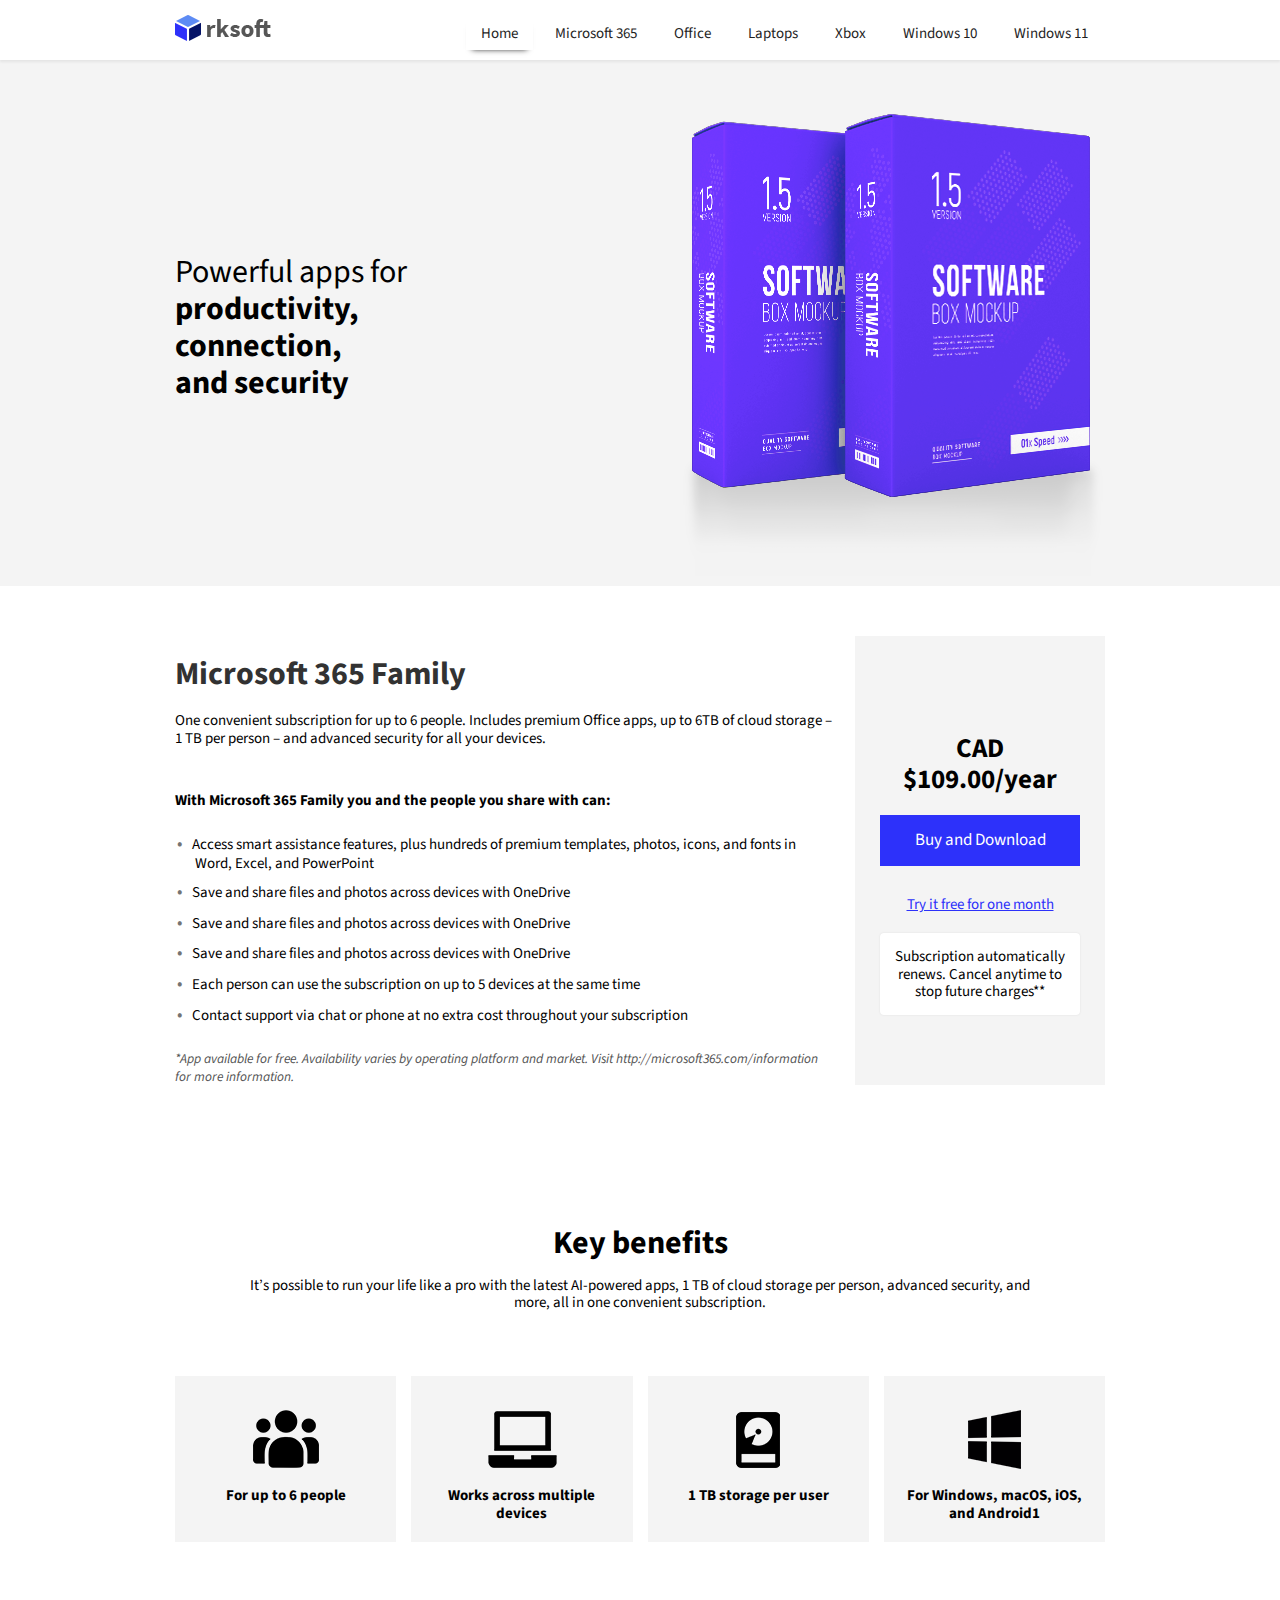
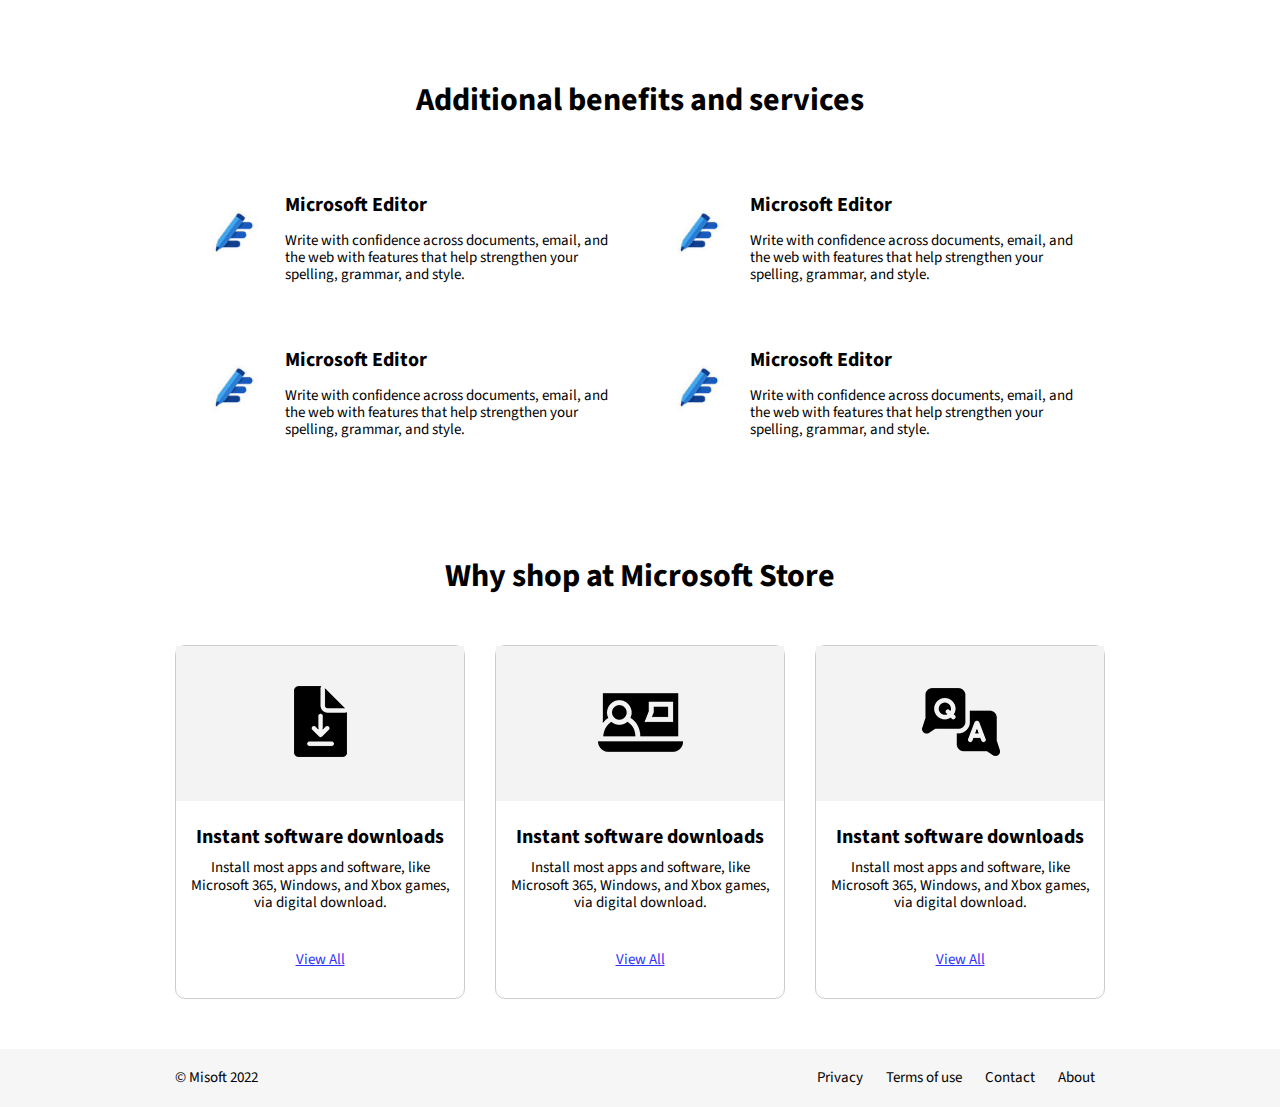
<file: index.html>
<!-- developed by 
Rakesh Kumar - 8786950 -->

<!DOCTYPE html>
<html lang="en">
<head>
	<meta charset="utf-8">
	<meta name="viewport" content="width=device-width, initial-scale=1">
	<title>Typography</title>
	<link rel="stylesheet" type="text/css" href="css/page.css">
</head>

<body>


	<header>
		<div class="container hd-container">
			<div class="logo-block">
				<img alt="logo" src="img/logo.png">
			</div>
			<nav id="mySidebar" class="right-menu sidebar width-sidebar">
				<ul>
					<li class="nav-item"><a href="javacript:void(0)" class="closebtn" onclick="closeNav()">X</a></li>
					<li class="nav-item"><a href="index.html">Home</a></li>
					<li class="nav-item"><a href="#">Microsoft 365</a></li>
					<li class="nav-item"><a href="#">Office</a></li>
					<li class="nav-item"><a href="laptops.html">Laptops</a></li>
					<li class="nav-item"><a href="xbox.html">Xbox</a></li>
					<li class="nav-item"><a href="windows10.html">Windows 10</a></li>
					<li class="nav-item"><a href="#">Windows 11</a></li>
				</ul>
			</nav>
			<div id="main">
				<button class="openbtn" onclick="openNav()"><img src="icons/menu.png" alt="menu button" width="30"></button>
			</div>
		</div>
	</header>

	<section class="banner">
		<div class="container">
			<div class="lf-txt">
				<h2>Powerful apps for <strong>productivity,</strong><strong>connection,</strong> <strong>and
						security</strong>
				</h2>
			</div>
			<div class="rgt-book"><img alt="Powerfull App" src="img/book.png"></div>
		</div>
	</section>


	<main class="main-section">
		<div class="container">


			<div class="sec-block">

				<div class="sc-lf-block">
					<h2 class="title">Microsoft 365 Family</h2>
					<p>One convenient subscription for up to 6 people. Includes premium Office apps, up to 6TB of cloud
						storage –
						1 TB per person – and advanced security for all your devices.</p>
					<strong>With Microsoft 365 Family you and the people you share with can:</strong>
					<ul>
						<li>Access smart assistance features, plus hundreds of premium templates, photos, icons, and
							fonts in Word,
							Excel, and PowerPoint</li>
						<li>Save and share files and photos across devices with OneDrive</li>
						<li>Save and share files and photos across devices with OneDrive</li>
						<li>Save and share files and photos across devices with OneDrive</li>
						<li>Each person can use the subscription on up to 5 devices at the same time</li>
						<li>Contact support via chat or phone at no extra cost throughout your subscription</li>

					</ul>
					<i>*App available for free. Availability varies by operating platform and market. Visit
						http://microsoft365.com/information for more information.</i>
				</div>
				<aside class="sc-right-block">
					<strong>CAD $109.00/year</strong>
					<a class="dn-btn" href="cart.html">Buy and Download</a>
					<a class="nm-link" href="#">Try it free for one month</a>
					<span class="note-info">Subscription automatically renews. Cancel anytime to stop future
						charges**</span>

				</aside>
			</div>




			<div class="third-block">
				<div class="hd-bar">
					<h2>Key benefits</h2>
					<p>It’s possible to run your life like a pro with the latest AI-powered apps, 1 TB of cloud storage
						per
						person, advanced security, and <br>more, all in one convenient subscription.</p>
				</div>


				<div class="ky-benifits">

					<div class="gr-card">
						<div class="gr-img"><img alt="6 People" src="img/icon-1.png"></div>
						<strong>For up to 6 people</strong>
					</div>

					<div class="gr-card">
						<div class="gr-img"><img alt="Devices" src="img/icon-2.png"></div>
						<strong>Works across multiple devices</strong>
					</div>

					<div class="gr-card">
						<div class="gr-img"><img alt="Storage" src="img/icon-3.png"></div>
						<strong>1 TB storage per user</strong>
					</div>

					<div class="gr-card">
						<div class="gr-img"><img alt="OS" src="img/icon-4.png"></div>
						<strong>For Windows, macOS, iOS, and Android1</strong>
					</div>

				</div>


			</div>



			<div class="fourth-block">
				<div class="hd-bar">
					<h2>Additional benefits and services</h2>
				</div>

				<div class="ser-block">
					<div class="card">
						<div class="imageblock">
							<img alt="Microsoft Editor" src="img/pencil.jpg">
						</div>
						<div class="cd-txt">
							<h3>Microsoft Editor</h3>
							<p>Write with confidence across documents, email, and the web with features that help
								strengthen your
								spelling, grammar, and style.</p>
						</div>
					</div>

					<div class="card">
						<div class="imageblock">
							<img alt="Microsoft Editor" src="img/pencil.jpg">
						</div>
						<div class="cd-txt">
							<h3>Microsoft Editor</h3>
							<p>Write with confidence across documents, email, and the web with features that help
								strengthen your
								spelling, grammar, and style.</p>
						</div>
					</div>


					<div class="card">
						<div class="imageblock">
							<img alt="Microsoft Editor" src="img/pencil.jpg">
						</div>
						<div class="cd-txt">
							<h3>Microsoft Editor</h3>
							<p>Write with confidence across documents, email, and the web with features that help
								strengthen your
								spelling, grammar, and style.</p>
						</div>
					</div>


					<div class="card">
						<div class="imageblock">
							<img alt="Microsoft Editor" src="img/pencil.jpg">
						</div>
						<div class="cd-txt">
							<h3>Microsoft Editor</h3>
							<p>Write with confidence across documents, email, and the web with features that help
								strengthen your
								spelling, grammar, and style.</p>
						</div>
					</div>
				</div>

			</div>

			<div class="fifith-block">
				<div class="hd-bar">
					<h2>Why shop at Microsoft Store</h2>
				</div>

				<div class="str-block">

					<div class="border-card">
						<div class="br-img"><img alt="Downloads" src="img/download.png"></div>
						<h3>Instant software downloads</h3>
						<p>Install most apps and software, like Microsoft 365, Windows, and Xbox games, via digital
							download.</p>
						<a href="#">View All</a>
					</div>

					<div class="border-card">
						<div class="br-img"><img alt="virtual" src="img/virtual.png"></div>
						<h3>Instant software downloads</h3>
						<p>Install most apps and software, like Microsoft 365, Windows, and Xbox games, via digital
							download.</p>
						<a href="#">View All</a>
					</div>


					<div class="border-card">
						<div class="br-img"><img alt="Qa" src="img/qa.png"></div>
						<h3>Instant software downloads</h3>
						<p>Install most apps and software, like Microsoft 365, Windows, and Xbox games, via digital
							download.</p>
						<a href="#">View All</a>
					</div>

				</div>
			</div>


		</div>
	</main>


	<footer>
		<div class="container">
			<div class="footer-block">
				<div class="left-footer"><span>© Misoft 2022</span></div>
				<div class="right-footer">
					<a href="#">Privacy</a>
					<a href="#">Terms of use</a>
					<a href="#">Contact</a>
					<a href="#">About</a>
				</div>
			</div>
		</div>

	</footer>

	<!-- scripts -->
	<script src="js/navActive.js"></script>
	<script src="js/navResponsive.js"></script>
</body>

</html>
</file>
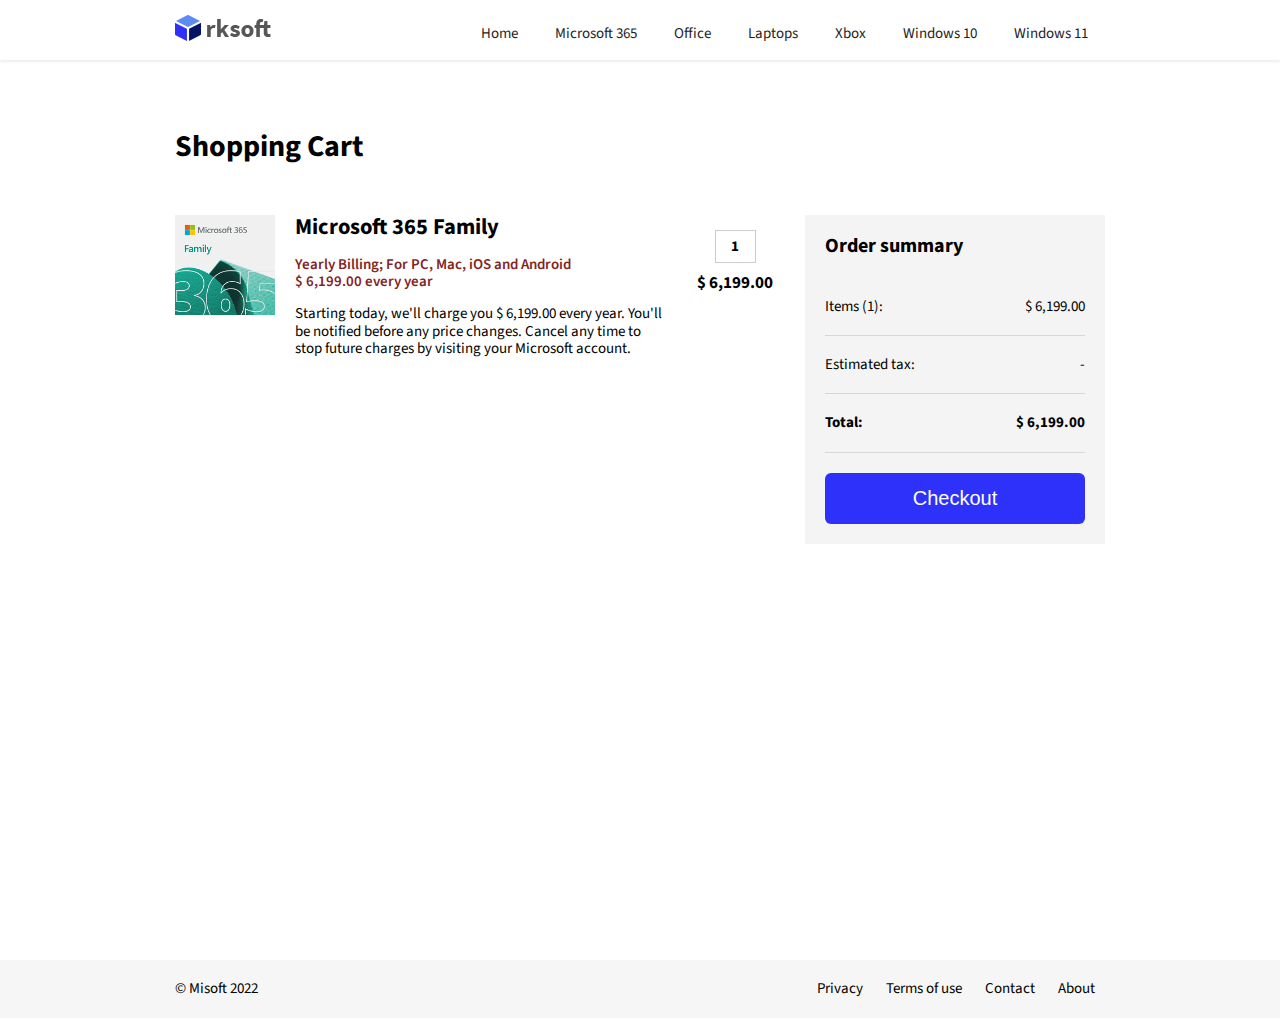
<file: cart.html>
<!-- developed by 
Rakesh Kumar - 8786950 -->
<!DOCTYPE html>
<html lang="en">
<head>
	<meta charset="utf-8">
	<meta name="viewport" content="width=device-width, initial-scale=1">
	<title>Typography</title>
	<link rel="stylesheet" type="text/css" href="css/page.css">
</head>

<body>


	<header>
		<div class="container hd-container">
			<div class="logo-block">
				<img alt="logo" src="img/logo.png">
			</div>
			<nav id="mySidebar" class="right-menu sidebar width-sidebar">
				<ul>
					<li class="nav-item"><a href="javacript:void(0)" class="closebtn" onclick="closeNav()">X</a></li>
					<li class="nav-item"><a href="index.html">Home</a></li>
					<li class="nav-item"><a href="#">Microsoft 365</a></li>
					<li class="nav-item"><a href="#">Office</a></li>
					<li class="nav-item"><a href="laptops.html">Laptops</a></li>
					<li class="nav-item"><a href="xbox.html">Xbox</a></li>
					<li class="nav-item"><a href="windows10.html">Windows 10</a></li>
					<li class="nav-item"><a href="#">Windows 11</a></li>
				</ul>

			</nav>
			<div id="main">
				<button class="openbtn" onclick="openNav()"><img src="icons/menu.png" alt="menu button" width="30"></button>
			</div>
		</div>
	</header>



	<main class="main-section" style="height: 100vh;">

		<div class="container">

			<h1 class="page-heading">Shopping Cart</h1>
			<div class="pro-container">
				<div class="product-block">
					<div class="pr-image">
						<img alt="Microsoft 365 Family" src="img/pr.png" style="max-width: 100%;">
					</div>
					<div class="pr-info">
						<h2>Microsoft 365 Family</h2>
						<p class="note">Yearly Billing; For PC, Mac, iOS and Android <br>$ 6,199.00  every year
						</p>
						<span>Starting today, we'll charge you $ 6,199.00  every year. You'll be notified
							before any price
							changes. Cancel any time to stop future charges by visiting your Microsoft account. </span>
					</div>
					<div class="pr-price">
						<span>1</span>
						<strong>$ 6,199.00</strong>
					</div>
				</div>

				<aside>
					<div class="smry-block">
						<h2>Order summary</h2>
						<div class="itemlist">
							<span>Items (1):</span>
							<span>$ 6,199.00</span>
						</div>
						<div class="itemlist">
							<span>Estimated tax:</span>
							<span>-</span>
						</div>

						<div class="itemlist">
							<strong>Total:</strong>
							<strong>$ 6,199.00 </strong>
						</div>

						<button>Checkout</button>

					</div>
				</aside>

			</div>

		</div>


	</main>


	<footer>
		<div class="container">
			<div class="footer-block">
				<div class="left-footer"><span>© Misoft 2022</span></div>
				<div class="right-footer">
					<a href="">Privacy</a>
					<a href="">Terms of use</a>
					<a href="">Contact</a>
					<a href="">About</a>
				</div>
			</div>
		</div>

	</footer>

	<!-- scripts -->
	<script src="js/navActive.js"></script>
	<script src="js/navResponsive.js"></script>

</body>

</html>
</file>
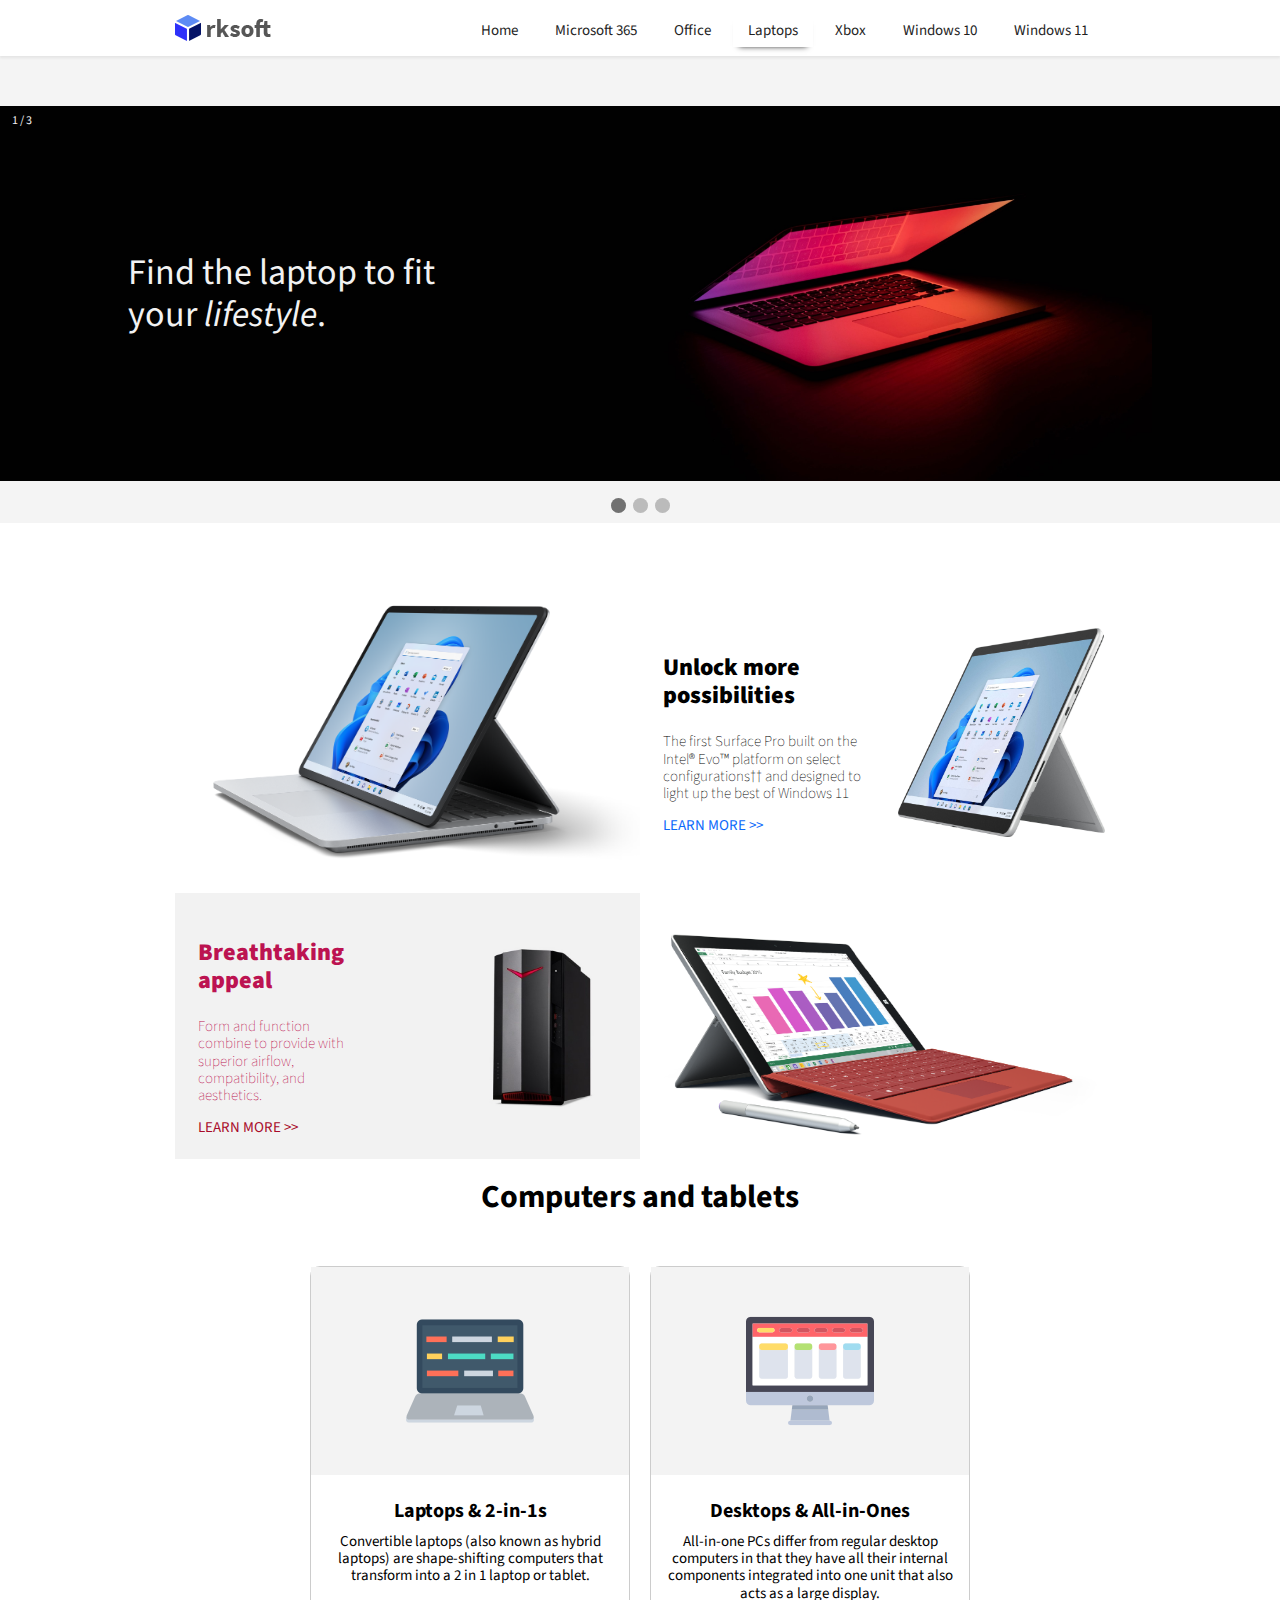
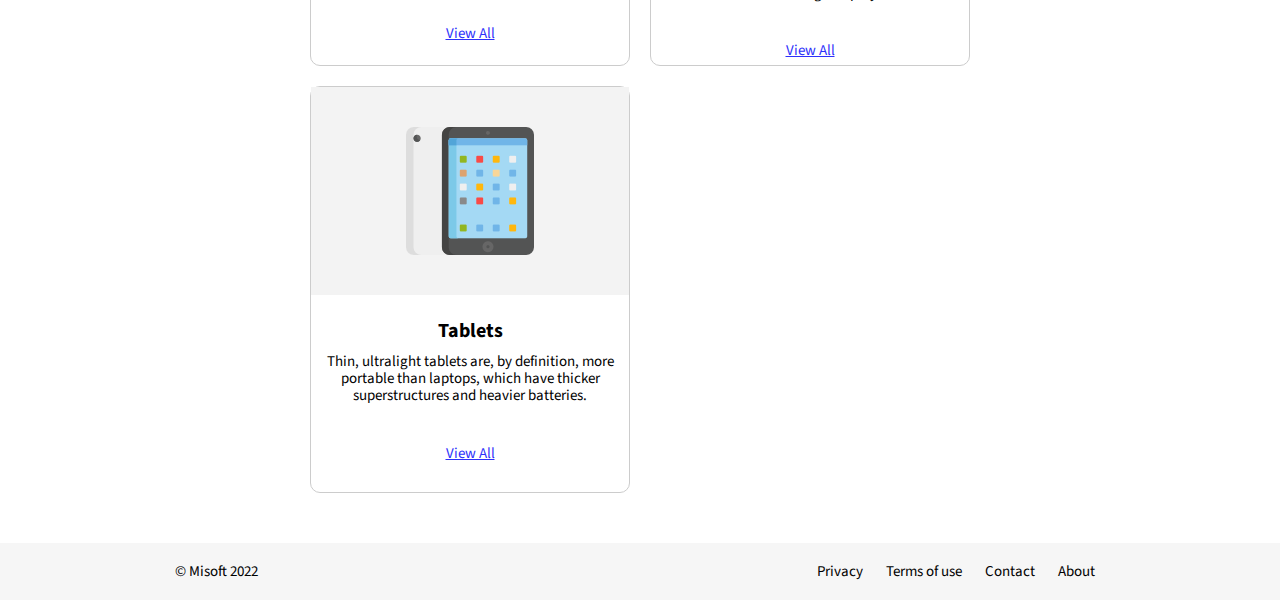
<file: laptops.html>
<!DOCTYPE html>
<html lang="en">
<head>
  <meta charset="utf-8">
  <title>Typography</title>
  <!-- Prevent smartphones from scaling pages down -->
  <meta name="viewport" content="width=device-width, initial-scale=1">
  <meta name="Keywords" content="laptops, xbox, software, office" />
  <meta name="Description" content="Software and hardware website" />
  <!-- Normalize.css makes browsers render all elements more consistently and in line with modern standards. -->
  <link rel="stylesheet" type="text/css" href="css/normalize.css">
  <link rel="stylesheet" type="text/css" href="css/page.css">
  <link rel="stylesheet" type="text/css" href="css/laptops.css">
  <link rel="stylesheet" type="text/css" href="css/laptops-carousel.css">
  <link rel="stylesheet" type="text/css" href="css/laptops-gallery.css">
  <!--[if lt IE 9]>
    <script src="http://html5shim.googlecode.com/svn/trunk/html5.js"></script>
  <![endif]-->
</head>

<body>


  <header>
    <div class="container hd-container">
      <div class="logo-block">
        <img alt="logo" src="img/logo.png">
      </div>
      <nav id="mySidebar" class="right-menu sidebar width-sidebar">
        <ul>
         <li class="nav-item"><a href="javacript:void(0)" class="closebtn" onclick="closeNav()">X</a></li>
         <li class="nav-item"><a href="index.html">Home</a></li>
         <li class="nav-item"><a href="#">Microsoft 365</a></li>
         <li class="nav-item"><a href="#">Office</a></li>
         <li class="nav-item"><a href="laptops.html">Laptops</a></li>
         <li class="nav-item"><a href="xbox.html">Xbox</a></li>
         <li class="nav-item"><a href="windows10.html">Windows 10</a></li>
         <li class="nav-item"><a href="#">Windows 11</a></li>
        </ul>
      </nav>
      <div id="main">
        <button class="openbtn" onclick="openNav()"><img src="icons/menu.png" alt="menu button" width="30"></button>
      </div>
    </div>
  </header>

  <section class="banner">
    <div class="slideshow-container">

      <div class="mySlides carousel-1-color">
        <div class="numbertext">1 / 3</div>
        <div class="carousel-grid-container">
          <div class="carousel-grid-item-1">
            <p class="heading-size">Find the laptop to fit your <i>lifestyle</i>.
            </p>
          </div>
          <div class="rgt-book">
            <picture>
              <source media="(max-width: 481px)" srcset="
img/laptops/carousel1/joshua-reddekopp-GkFQEOubrCo-unsplash_zuo9fw_c_scale,w_2040_cropped_mobile.jpg 1389w">
              <source media="(max-width: 960px)" srcset="
img/laptops/carousel1/joshua-reddekopp-GkFQEOubrCo-unsplash_zuo9fw_c_scale,w_2040.jpg 1389w">
              <img srcset="
img/laptops/carousel1/joshua-reddekopp-GkFQEOubrCo-unsplash_zuo9fw_c_scale,w_2040.jpg 2040w"
                src="img/laptops/carousel1/joshua-reddekopp-GkFQEOubrCo-unsplash_zuo9fw_c_scale,w_2040.jpg" alt="">
            </picture>
          </div>
        </div>
      </div>

      <div class="mySlides carousel-2-color">
        <div class="numbertext">2 / 3</div>
        <div class="carousel-grid-container">
          <div class="carousel-grid-item-1">
            <p class="heading-size">Strong <i>statement</i>, tiny <i>footprint</i>
            </p>
          </div>
          <div class="rgt-book">
            <picture>
              <source media="(max-width: 481px)" srcset="
img/laptops/carousel2/laptop-cat_images_hoc7oo_c_scale,w_2040_cropped_mobile.jpg">
              <source media="(max-width: 960px)" srcset="
img/laptops/carousel2/laptop-cat_images_hoc7oo_c_scale,w_2040_cropped_mobile.jpg">
              <img srcset="
img/laptops/carousel2/laptop-cat_images_hoc7oo_c_scale,w_2040.jpg"
                src="img/laptops/carousel2/laptop-cat_images_hoc7oo_c_scale,w_2040.jpg" alt="">
            </picture>
          </div>
        </div>
      </div>

      <div class="mySlides carousel-3-color">
        <div class="numbertext">3 / 3</div>
        <div class="carousel-grid-container">
          <div class="carousel-grid-item-1">
            <p class="heading-size">Designed to <i>impress</i> & <i>perform</i>
            </p>
          </div>
          <div class="rgt-book">
            <picture>
              <source media="(max-width: 481px)"
                srcset="img/laptops/carousel3/joshua-reddekopp-SyYmXSDnJ54-unsplash_qo6tdq_c_scale,w_2040_cropped_mobile.jpg">
              <source media="(max-width: 960px)"
                srcset="img/laptops/carousel3/joshua-reddekopp-SyYmXSDnJ54-unsplash_qo6tdq_c_scale,w_2040_cropped_mobile.jpg">
              <img srcset="img/laptops/carousel3/joshua-reddekopp-SyYmXSDnJ54-unsplash_qo6tdq_c_scale,w_2040.jpg"
                src="img/laptops/carousel3/joshua-reddekopp-SyYmXSDnJ54-unsplash_qo6tdq_c_scale,w_2040.jpg" alt="">
            </picture>
          </div>
        </div>
      </div>

      <br>
      <div style="text-align:center">
        <span class="dot"></span>
        <span class="dot"></span>
        <span class="dot"></span>
      </div>
    </div>
  </section>


  <main class="main-section">

    <div class="container">

      <!-- Photo Grid -->
      <div class="myGallery">

        <div class="item item1">
          <picture>
            <source media="(min-width: 768px)" srcset="img/laptops/gallery/RE4OXzi.png">
            <source media="(min-width: 0px)" srcset="img/laptops/gallery/RE4OXzi_cropped_mobile.png">
            <img src="img/laptops/gallery/RE4OXzi.png" />
          </picture>
          <span class="caption">
            <p class="item-heading">The most powerful Pro</p>
            <p class="item-text">Surface Pro 8 combines the power of a laptop with the flexibility of a tablet, and
              every angle in between, with the iconic Kickstand and larger 13" touchscreen.</p>
            <a href="#" class="item1-link">SEE IT IN ACTION >></a>
          </span>
        </div>
        <div class="item item2">
          <div class="item2-text">
            <p class="item-heading">Unlock more possibilities
            </p>
            <p class="item-text">The first Surface Pro built on the Intel® Evo™ platform on select configurations†† and
              designed to light up the best of Windows 11</p>
            <a href="#" class="item2-link">LEARN MORE >></a>
          </div>
          <div class="overflow-hidden item2-img-container">
            <picture>
              <img
                src="img/laptops/gallery/microsoft_surface_pro_8_13_pixelsense_touchscreen_tablet_-_platinum_-_1tejar_3.jpg" />
            </picture>
          </div>
        </div>
        <div class="item item3">
          <picture>
            <source media="(min-width: 768px)" srcset="img/laptops/gallery/surface_cropped_desktop.png">
            <img src="img/laptops/gallery/surface_cropped_mobile.png" />
          </picture>
          <span class="caption">
            <p class="item-heading">The ultimate creative studio.</p>
            <p class="item-text">Let your ideas flow with brilliant color, blazing graphics, faster processors,
              intuitive tools, and a stunning display</p>
            <a href="#" class="item3-link">LEARN MORE >></a>
          </span>
        </div>

        <div class="item item4">
          <div class="item4-text">
            <p class="item-heading">Breathtaking appeal
            </p>
            <p class="item-text">Form and function combine to provide with
              superior airflow, compatibility, and aesthetics.</p>
            <a href="#" class="item4-link">LEARN MORE >></a>
          </div>
          <div class="overflow-hidden item4-img-container">
            <picture>
              <source media="(min-width: 768px)" srcset="img/laptops/gallery/RWOOxp.jpg">
              <img src="img/laptops/gallery/RWOOxp_cropped_mobile.jpg" />
            </picture>
          </div>
        </div>
      </div>


      <div class="fifith-block">
        <div class="hd-bar">
          <h2>Computers and tablets</h2>
        </div>

        <div class="my-str-block">

          <div class="border-card">
            <div class="br-img"><img alt="Downloads" src="img/laptops/fifth-block/laptop.png"></div>
            <h3>Laptops & 2-in-1s</h3>
            <p>Convertible laptops (also known as hybrid laptops) are shape-shifting computers that transform into a 2
              in 1 laptop or tablet.</p>
            <a href="#">View All</a>
          </div>

          <div class="border-card">
            <div class="br-img"><img alt="virtual" src="img/laptops/fifth-block/monitor.png"></div>
            <h3>Desktops & All-in-Ones</h3>
            <p>All-in-one PCs differ from regular desktop computers in that they have all their internal components
              integrated into one unit that also acts as a large display.</p>
            <a href="#">View All</a>
          </div>


          <div class="border-card">
            <div class="br-img"><img alt="Qa" src="img/laptops/fifth-block/ipad.png"></div>
            <h3>Tablets</h3>
            <p>Thin, ultralight tablets are, by definition, more portable than laptops, which have thicker
              superstructures and heavier batteries.</p>
            <a href="#">View All</a>
          </div>

        </div>
      </div>


    </div>
  </main>


  <footer>
    <div class="container">
      <div class="footer-block">
        <div class="left-footer"><span>© Misoft 2022</span></div>
        <div class="right-footer">
          <a href="#">Privacy</a>
          <a href="#">Terms of use</a>
          <a href="#">Contact</a>
          <a href="#">About</a>
        </div>
      </div>
    </div>

  </footer>

  <!-- scripts -->
  <script src="js/navActive.js"></script>
  <script src="js/carouselSlideshow.js"></script>
  <script src="js/navResponsive.js"></script>
</body>

</html>
</file>
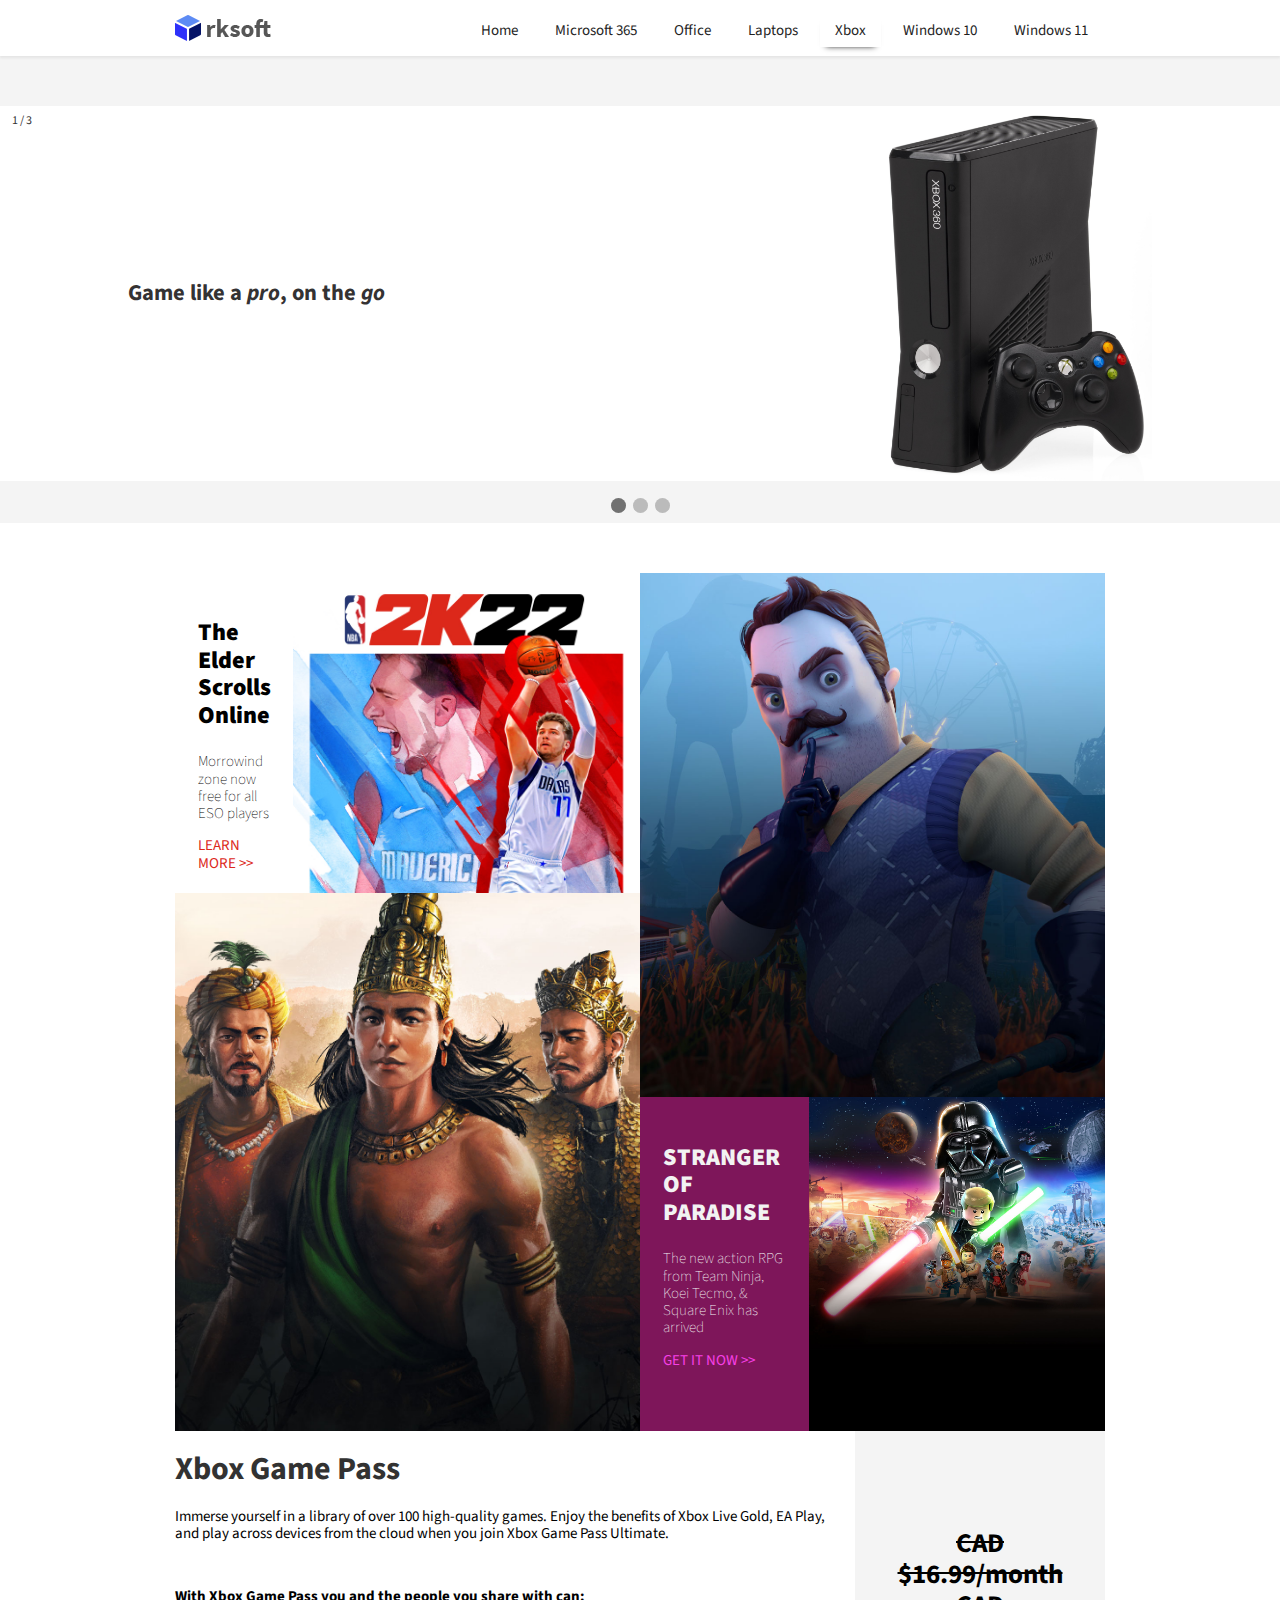
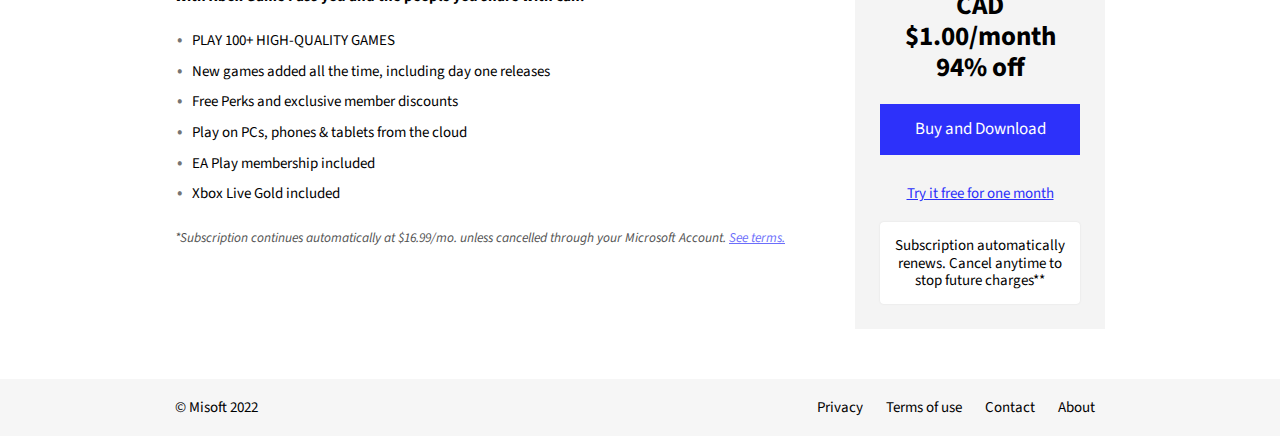
<file: xbox.html>
<!DOCTYPE html>
<html lang="en">
<head>
  <meta charset="utf-8">
  <title>Typography</title>
  <!-- Prevent smartphones from scaling pages down -->
  <meta name="viewport" content="width=device-width, initial-scale=1">
  <meta name="Keywords" content="laptops, xbox, software, office" />
  <meta name="Description" content="Software and hardware website" />
  <!-- Normalize.css makes browsers render all elements more consistently and in line with modern standards. -->
  <link rel="stylesheet" type="text/css" href="css/normalize.css">
  <link rel="stylesheet" type="text/css" href="css/page.css">
  <link rel="stylesheet" type="text/css" href="css/xbox.css">
  <link rel="stylesheet" type="text/css" href="css/xbox-carousel.css">
  <link rel="stylesheet" type="text/css" href="css/xbox-gallery.css">
  <!--[if lt IE 9]>
    <script src="http://html5shim.googlecode.com/svn/trunk/html5.js"></script>
  <![endif]-->
</head>

<body>


  <header>
    <div class="container hd-container">
      <div class="logo-block">
        <img alt="logo" src="img/logo.png">
      </div>
      <nav id="mySidebar" class="right-menu sidebar width-sidebar">
        <ul>
          <li class="nav-item"><a href="javacript:void(0)" class="closebtn" onclick="closeNav()">X</a></li>
          <li class="nav-item"><a href="index.html">Home</a></li>
          <li class="nav-item"><a href="#">Microsoft 365</a></li>
          <li class="nav-item"><a href="#">Office</a></li>
          <li class="nav-item"><a href="laptops.html">Laptops</a></li>
          <li class="nav-item"><a href="xbox.html">Xbox</a></li>
          <li class="nav-item"><a href="windows10.html">Windows 10</a></li>
          <li class="nav-item"><a href="#">Windows 11</a></li>
        </ul>
      </nav>
      <div id="main">
        <button class="openbtn" onclick="openNav()"><img src="icons/menu.png" alt="menu button" width="30"></button>
      </div>
    </div>
  </header>

  <section class="banner">
    <div class="slideshow-container">

      <div class="mySlides carousel-1-color">
        <div class="numbertext">1 / 3</div>
        <div class="carousel-grid-container">
          <div class="carousel-grid-item-1">
            <h2>Game like a <i>pro</i>, on the <i>go</i>
            </h2>
          </div>
          <div class="carousel-grid-item-2 rgt-book">
            <picture>
              <img src="img/xbox/carousel1/Wallpaper_for_Laptop_Background_70_images_m68lhm_c_scale,w_2040.jpg" alt="">
            </picture>
          </div>
        </div>
      </div>

      <div class="mySlides carousel-2-color">
        <div class="numbertext">2 / 3</div>
        <div class="carousel-grid-container">
          <div class="carousel-grid-item-1">
            <h2>Engage in a virtual space that appears <i>realistic</i>
            </h2>
          </div>
          <div class="rgt-book carousel-grid-item-2">
            <picture>
              <img src="img/xbox/carousel2/oculus-model_z1umx3_c_scale,w_1600.jpg" alt="">
            </picture>
          </div>
        </div>
      </div>

      <div class="mySlides carousel-3-color">
        <div class="numbertext">3 / 3</div>
        <div class="carousel-grid-container">
          <div class="carousel-grid-item-1">
            <h2>Rule the gaming world
            </h2>
          </div>
          <div class="rgt-book carousel-grid-item-2">
            <picture>
              <source media="(max-width: 481px)" srcset="
img/xbox/carousel3/chris-taljaard-S__3xvlGDe8-unsplash_iz3p6r_c_scale,w_2040_cropped_mobile.jpg 2040w">
              <source media="(max-width: 960px)" srcset="
img/xbox/carousel3/chris-taljaard-S__3xvlGDe8-unsplash_iz3p6r_c_scale,w_2040_cropped_mobile.jpg 2040w">
              <img srcset="
img/xbox/carousel3/chris-taljaard-S__3xvlGDe8-unsplash_iz3p6r_c_scale,w_2040.jpg 2040w"
                src="img/xbox/carousel3/chris-taljaard-S__3xvlGDe8-unsplash_iz3p6r_c_scale,w_2040.jpg" alt="">
            </picture>
          </div>
        </div>
      </div>

      <br>
      <div style="text-align:center">
        <span class="dot"></span>
        <span class="dot"></span>
        <span class="dot"></span>
      </div>
    </div>
  </section>


  <main class="main-section">

    <div class="container">
      <!-- Photo Grid -->
      <div class="myGallery">

        <div class="item item1">
          <div class="item1-text">
            <p class="item-heading">The Elder Scrolls Online
            </p>
            <p class="item-text">Morrowind zone now free for all ESO players</p>
            <a href="#" class="item1-link">LEARN MORE >></a>
          </div>
          <div class="overflow-hidden">
            <picture>
              <source media="(min-width: 800px)"
                srcset="img/xbox/flex-gal/apps.13845.13528939670494828.9f1c9646-ec16-415c-89c6-43719916ff4f.jpg">
              <source media="(min-width: 0)"
                srcset="img/xbox/flex-gal/apps.13845.13528939670494828.9f1c9646-ec16-415c-89c6-43719916ff4f_cropped_mobile.jpg">
              <img src="img/xbox/flex-gal/apps.13845.13528939670494828.9f1c9646-ec16-415c-89c6-43719916ff4f.jpg" alt="">
            </picture>
          </div>
        </div>
        <div class="item item2">
          <img src="img/xbox/flex-gal/44a664cc-41f7-460b-9597-0257f60d254b.jpg" />
          <span class="caption">
            <p class="item-heading">Hello Neighbor 2</p>
            <p class="item-text">Pre-order and get exclusive Beta access!</p>
            <a href="#" class="item2-link">LEARN MORE >></a>
          </span>
        </div>
        <div class="item item3">
          <img src="img/xbox/flex-gal/bfa9991e-e6fc-48a4-8cad-3b2e196d655e.jpg" />
          <span class="caption">
            <p class="item-heading">Age of Empires II: Definitive Edition</p>
            <p class="item-text">Get the all-new Dynasties of India expansion</p>
            <a href="#" class="item3-link">PRE-ORDER NOW >></a>
          </span>
        </div>

        <div class="item item4">
          <div class="item4-text">
            <p class="item-heading">STRANGER OF PARADISE
            </p>
            <p class="item-text">The new action RPG from Team Ninja, Koei Tecmo, & Square Enix has arrived</p>
            <a href="#" class="item4-link">GET IT NOW >></a>
          </div>
          <div class="overflow-hidden">
            <picture>
              <source media="(min-width: 800px)" srcset="img/xbox/flex-gal/6459f081-78e5-495c-8104-eec9a29b5d13.jpg">
              <source media="(min-width: 0)"
                srcset="img/xbox/flex-gal/6459f081-78e5-495c-8104-eec9a29b5d13_cropped_mobile.jpg">
              <img src="img/xbox/flex-gal/6459f081-78e5-495c-8104-eec9a29b5d13.jpg" alt="">
            </picture>
          </div>
        </div>
      </div>

      <div class="sec-block">

        <div class="sc-lf-block">
          <h2 class="title">Xbox Game Pass</h2>
          <p>Immerse yourself in a library of over 100 high-quality games. Enjoy the benefits of Xbox Live Gold, EA
            Play, and play across devices from the cloud when you join Xbox Game Pass Ultimate.</p>
          <strong>With Xbox Game Pass you and the people you share with can:</strong>
          <ul>
            <li>PLAY 100+ HIGH-QUALITY GAMES</li>
            <li>New games added all the time, including day one releases</li>
            <li>Free Perks and exclusive member discounts</li>
            <li>Play on PCs, phones & tablets from the cloud</li>
            <li>EA Play membership included</li>
            <li>Xbox Live Gold included</li>

          </ul>
          <i>*Subscription continues automatically at $16.99/mo. unless cancelled through your Microsoft Account. <a
              href="">See terms.</a></i>
        </div>
        <aside class="sc-right-block">
          <strong><strike>CAD $16.99/month</strike> CAD $1.00/month
            94% off</strong>
          <a class="dn-btn" href="#">Buy and Download</a>
          <a class="nm-link" href="#">Try it free for one month</a>
          <span class="note-info">Subscription automatically renews. Cancel anytime to stop future charges**</span>

        </aside>
      </div>

    </div>
  </main>


  <footer>
    <div class="container">
      <div class="footer-block">
        <div class="left-footer"><span>© Misoft 2022</span></div>
        <div class="right-footer">
          <a href="#">Privacy</a>
          <a href="#">Terms of use</a>
          <a href="#">Contact</a>
          <a href="#">About</a>
        </div>
      </div>
    </div>

  </footer>

  <!-- scripts -->
  <script src="js/navActive.js"></script>
  <script src="js/carouselSlideshow.js"></script>
  <script src="js/navResponsive.js"></script>
</body>

</html>
</file>
<file: css/page.css>
/*Google Fonts*/
/* W3C CSS Validator results for laptops.css (CSS level 3 + SVG) */
@import url("https://fonts.googleapis.com/css2?family=Source+Sans+Pro:wght@400;700&display=swap");

html {
  line-height: 1.15; /* 1 */
  -webkit-text-size-adjust: 100%; /* 2 */
}
a {
  background-color: transparent;
}
img {
  border-style: none;
}

/* img {
  max-width: 100%;
} */
* {
  box-sizing: border-box;
}
/*clamp(min, preffered value, max)*/
nav ul {
  margin: 0px;
  padding: 0px;
  list-style: none;
}
a {
  color: #2d31fa;
}
body {
  margin: 0px;
  padding: 0px;
  background: #f4f4f4;
  font-family: "Source Sans Pro", sans-serif;
  font-size: clamp(13px, 1.6vw, 15px);
  background: #fff;
  width: 100%;
}

h2 {
  margin: 0px;
}
h3 {
  font-size: clamp(18px, 2.8vw, 20px);
  margin: 0px;
}

.title {
  font-size: clamp(22px, 2.8vw, 32px);
  color: #323232;
  margin: 20px 0px;
}

header {
  background: #fff;
  padding: 15px 0px;
  box-shadow: 0px 2px 2px 0px #afafaf36;
  position: relative;
}
.container {
  display: grid;
  margin: 0px auto;
}
.hd-container {
  grid-template-columns: 200px 2fr auto;
  align-items: center;
}
.right-menu {
  text-align: right;
  padding-top: 6px;
}
nav ul {
  margin: 0px;
  padding: 0px;
  list-style: none;
}
.right-menu ul li {
  display: inline-block;
  padding: 0px 2px;
}

.right-menu ul li a {
  padding: 6px 15px;
  text-decoration: none;
  color: #1f1f1f;
}

.banner .container {
  grid-template-columns: 30% 70%;
}
.rgt-book {
  text-align: right;
}

.banner {
  background: #f4f4f4;
  padding: 50px 0px 5px;
}
.lf-txt {
  padding-top: 16vh;
}

.lf-txt strong {
  display: block;
}
.lf-txt h2 {
  font-weight: normal;
  font-size: clamp(22px, 2.8vw, 32px);
}

.main-section {
  padding: 50px 0;
}
.sec-block {
  display: grid;
  grid-template-columns: 75% 25%;
  column-gap: 20px;
  grid-auto-flow: column;
}

.sc-lf-block strong {
  display: block;
  padding: 30px 0px 10px;
}
.sc-lf-block ul {
  list-style: none;
  padding-left: 20px;
}

.sc-lf-block li {
  padding-bottom: 10px;
}
.sc-lf-block li::before {
  content: "•";
  color: #747474;
  display: inline-block;
  width: 15px;
  font-size: 18px;
  margin-left: -1em;
}
.sc-lf-block i {
  font-size: 90%;
  opacity: 0.7;
}

.sc-right-block {
  background: #f4f4f4;
  padding: 25px;
  text-align: center;
}

.sc-right-block strong {
  display: block;
  font-size: clamp(20px, 2.8vw, 27px);
  padding-top: 8vh;
}
.sc-right-block .dn-btn {
  display: block;
  background: #2d31fa;
  padding: 16px 12px;
  color: #fff;
  font-size: 17px;
  text-decoration: none;
  margin: 20px 0;
  -moz-transition: all 0.2s ease-in;
  -o-transition: all 0.2s ease-in;
  -webkit-transition: all 0.2s ease-in;
  transition: all 0.2s ease-in;
}
.dn-btn:hover {
  background: #484cff;
  border-radius: 9px;
}
.nm-link {
  display: block;
  padding: 10px 0 20px;
  -moz-transition: all 0.2s ease-in;
  -o-transition: all 0.2s ease-in;
  -webkit-transition: all 0.2s ease-in;
  transition: all 0.2s ease-in;
}
.nm-link:hover {
  color: #000271;
}
.note-info {
  background: #fff;
  padding: 15px 10px;
  border-radius: 4px;
  display: block;
  box-shadow: 0px 0px 2px 0px #ddd;
}

.third-block {
  margin: 120px 0px;
}
.hd-bar h2 {
  font-size: clamp(22px, 2.8vw, 32px);
}
.hd-bar {
  text-align: center;
  padding: 20px 0px 50px;
}
.ky-benifits {
  display: grid;
  column-gap: 15px;
  grid-auto-columns: 1fr;
  grid-auto-flow: column;
}
.gr-card {
  background: #f4f4f4;
  text-align: center;
  padding: 30px 20px 20px;
}
.gr-img {
  transition: 0.5s;
  padding-bottom: 10px;
}
.gr-card:hover .gr-img {
  transform: translateY(-10px);
}

.ser-block {
  display: grid;
  grid-template-columns: repeat(auto-fill, 50%);
}
.ser-block .card {
  display: grid;
  grid-auto-flow: column;
  grid-template-columns: 100px 1fr;
  padding: 25px 10px;
}
.imageblock {
  text-align: center;
  padding-top: 16px;
}
.ser-block h3 {
  margin: 0px;
}
.fourth-block {
  padding-bottom: 60px;
}

.str-block {
  display: grid;
  column-gap: 30px;
  grid-auto-columns: 1fr;
  grid-auto-flow: column;
}
.border-card {
  transition: box-shadow 0.4s;
  text-align: center;
  border-radius: 10px;
  border: 1px solid #ccc;
}
.br-img {
  background: #f3f3f3;
  padding: 40px 0px;
  text-align: center;
}
.border-card:hover {
  box-shadow: 0 0 11px rgba(000, 000, 000, 0.2);
}

.border-card h3 {
  padding: 25px 10px 0px;
}
.border-card p {
  padding: 10px;
  margin: 0px;
}
.border-card a {
  display: inline-block;
  padding: 30px;
}

footer {
  background: #f6f6f6;
  padding: 20px 0px;
}
.footer-block {
  display: grid;
  grid-auto-columns: 1fr;
  grid-auto-flow: column;
}
.left-footer {
  text-align: left;
}
.right-footer {
  text-align: right;
}
.right-footer a {
  padding: 0px 10px;
  text-decoration: none;
  color: #000;
}

/* cart */
.page-heading {
  padding-bottom: 30px;
}
.pro-container {
  display: grid;
  grid-auto-flow: column;
  grid-template-columns: 1fr 300px;
  gap: 20px;
}

.product-block {
  display: grid;
  grid-auto-flow: column;
  grid-template-columns: 100px 1fr 100px;
  gap: 20px;
}

.pr-info .note {
  color: #832424;
  font-weight: 600;
}

.pr-price {
  display: flex;
  flex-direction: column;
  text-align: center;
  padding-top: 15px;
}

.pr-price span {
  border: 1px solid #ccc;
  width: 41px;
  text-align: center;
  margin: 0px auto;
  padding: 7px;
  font-weight: bold;
}
.pr-price strong {
  padding-top: 11px;
  font-size: 17px;
}
.pro-container aside {
  padding: 20px;
  background: #f4f4f4;
}
.smry-block h2 {
  font-size: 20px;
  padding-bottom: 20px;
}
.itemlist {
  justify-content: space-between;
  display: flex;
  padding: 20px 0px;
  border-bottom: 1px solid #d7d7d7;
}

.smry-block button {
  background: #2d31fa;
  width: 100%;
  border: 0px;
  padding: 14px;
  color: #fff;
  font-size: 20px;
  margin-top: 20px;
  border-radius: 6px;
}

/* desktop */

@media only screen and (min-width: 961px) {
  .container {
    width: 960px;
    padding: 0px 15px;
  }
  .sec-block {
    grid-template-columns: 1fr 250px;
  }
}

@media only screen and (min-width: 1366px) {
  .container {
    width: 1170px;
  }
}

/* tablet */
@media only screen and (min-width: 481px) and (max-width: 960px) {
  .container {
    width: 100%;
    padding: 0px 15px;
  }
  .sec-block {
    grid-template-columns: 1fr 250px;
    grid-row-gap: 40px;
  }

  .pro-container {
    grid-template-columns: 1fr 240px;
  }
}

/* mobile */

@media only screen and (max-width: 768px) {
  .container {
    width: 100%;
    padding: 0px 15px;
  }
  .main-section {
    padding: 20px 0px;
  }

  .pro-container {
    grid-template-columns: repeat(1, 1fr);
    grid-auto-flow: row;
  }
  .product-block {
    grid-template-columns: 50px 1fr 80px;
    gap: 15px;
  }
  .product-block {
    padding-bottom: 20px;
  }
  .third-block {
    margin: 35px 0px;
  }
  .ky-benifits {
    display: grid;
    grid-template-columns: repeat(2, 1fr);
    gap: 20px;
    grid-auto-flow: row;
  }

  .sec-block {
    grid-template-columns: 100%;
    grid-auto-flow: row;
    gap: 30px;
  }

  .ser-block {
    grid-template-columns: repeat(1, 1fr);
  }

  .str-block {
    grid-template-columns: repeat(1, 1fr);
    grid-auto-flow: row;
    gap: 20px;
  }

  .fourth-block {
    padding-bottom: 20px;
  }

  .footer-block {
    grid-template-columns: repeat(1, 1fr);
    grid-auto-flow: row;
    gap: 20px;
  }
  .left-footer,
  .right-footer {
    text-align: center;
  }
}

@media only screen and (max-width: 480px) {
  .container {
    width: 100%;
    padding: 0px 15px;
  }
  .hd-container {
    grid-template-columns: 100px 2fr;
  }
  .ky-benifits {
    grid-template-columns: repeat(1, 1fr);
  }
  .lf-txt {
    padding-top: 10px;
    text-align: center;
    padding-bottom: 40px;
  }
  .rgt-book {
    text-align: center;
  }
  /* .rgt-book img {
    width: 60%;
  } */
  .banner .container {
    grid-template-columns: 1fr;
  }
}

/* ********************************************************** */

.active-nav {
  box-shadow: 0 5px 6px -6px black;
}

.nav-item {
  transition: transform 0.5s;
}

.nav-item:hover {
  transform: translateY(-2px);
}

/* ***************************************************** */

/* *********************************************RESPONSIVE NAVBAR */
#main {
  display: none;
}
.sidebar .closebtn {
  display: none;
}

.width-sidebar {
  width: auto;
}

@media only screen and (max-width: 768px) {
  .width-sidebar {
    width: 0;
  }

  .width-150px {
    width: 150px;
  }

  .ml-150px {
    margin-left: 150px;
  }

  #main {
    display: block;
  }

  .sidebar {
    height: 100%;
    /* width: 0; */
    position: fixed;
    z-index: 1;
    top: 0;
    left: 0;
    background-color: #f4f4f4;
    overflow-x: hidden;
    transition: 0.5s;
    padding-top: 60px;
  }

  .sidebar a {
    padding: 8px 8px 8px 32px;
    text-decoration: none;
    font-size: 1.2em;
    color: #818181;
    display: block;
    transition: 0.3s;
  }

  .sidebar .closebtn {
    display: block;
    top: 0;
    right: 25px;
    font-size: 25px;
    margin-left: 50px;
  }

  .openbtn {
    cursor: pointer;
    color: white;
  }

  #main {
    transition: margin-left 0.5s;
    text-align: end;
  }

  .right-menu ul li {
    display: block;
  }

  .nav-item:first-child {
    position: relative;
    top: -55px;
  }
}

/* *******************************************RESPONSIVE NAVBAR END */
</file>
<file: css/laptops.css>
/*
Meets the following WCAG 2.1 success criteria:
Contrast (Minimum) Level AA
Non-text Content Level A
Text Spacing Level AA
Content on Hover or Focus Level AA
*/

* {
  box-sizing: border-box;
}

.overflow-hidden {
  overflow: hidden;
}

.width-100 {
  width: 100%;
}

/* ****************LAPTOPS FIFLTH BLOCK STYLES  */

.my-str-block {
  display: grid;
  grid-template-columns: repeat(auto-fill, minmax(315px, 320px));
  grid-template-rows: repeat(auto-fill, 400px);
  grid-auto-flow: dense;
  gap: 20px;
  justify-content: center;
}

@media only screen and (max-width: 768px) {
  .my-str-block {
    /* margin: auto 20vh; */
    display: grid;
    grid-template-columns: repeat(auto-fill, minmax(265px, 256px));
    grid-template-rows: repeat(2, 400px);
    grid-auto-flow: dense;
    gap: 20px;
    justify-content: center;
  }
}
</file>
<file: css/laptops-carousel.css>
/* ********************* CAROUSEL STYLES */

.mySlides {
  display: none;
}
img {
  vertical-align: middle;
}

.mySlides .heading-size {
  font-size: clamp(15px, 4vmin, 60px);
  /* font-size: 60px; */
}

/* Slideshow container */
.slideshow-container {
  position: relative;
  margin: auto;
}

/* Caption text */
.text {
  color: #f2f2f2;
  font-size: 15px;
  padding: 8px 12px;
  position: absolute;
  bottom: 8px;
  width: 100%;
  text-align: center;
}

/* Number text (1/3 etc) */
.numbertext {
  font-size: 12px;
  padding: 8px 12px;
  position: absolute;
  top: 0;
}

/* The dots/bullets/indicators */
.dot {
  height: 15px;
  width: 15px;
  margin: 0 2px;
  background-color: #bbb;
  border-radius: 50%;
  display: inline-block;
  transition: background-color 0.6s ease;
}

.active {
  background-color: #717171;
}

.carousel-grid-container {
  margin: 0px 10%;
  display: grid;
  grid-template-columns: 30% 70%;
  align-items: center;
  min-height: 25em;
}

.rgt-book img {
  max-height: 25em;
}

.carousel-grid-item-1 {
  grid-column: 1 / 2;
}

.carousel-grid-item-2 {
  grid-column: 2 / 3;
}

.carousel-1-color {
  color: #f2f2f2;
  background-color: #010101;
}

.carousel-2-color {
  color: #f2f2f2;
  background-color: #010101;
}

.carousel-3-color {
  color: #f2f2f2;
  background-color: #010101;
}

/* tablet */
@media only screen and (min-width: 481px) and (max-width: 768px) {
  .carousel-grid-container {
    min-height: 15em;
  }
  .rgt-book img {
    max-height: 15em;
  }
}

/* mobile */
@media only screen and (max-width: 480px) {
  .carousel-grid-container {
    margin: 0px 10%;
    display: grid;
    grid-template-columns: auto;
    grid-template-rows: auto auto;
    align-items: center;
    min-height: 20em;
    text-align: center;
  }
  .carousel-grid-container {
    min-height: 50vw;
  }
  .rgt-book img {
    max-height: 50vw;
  }

  .carousel-grid-item-1 {
    grid-row: 1 / 2;
    grid-column: auto;
  }

  .carousel-grid-item-2 {
    grid-row: 2 / 3;
    grid-column: auto;
  }
}

/* ******************** CAROUSEL STYLES END */
</file>
<file: css/laptops-gallery.css>
/* ******************** GRID LAPTOPS GALLERY STYLES */

.myGallery {
  display: grid;
  grid-gap: 0;
  grid-template-columns: repeat(4, 1fr);
  grid-template-rows: repeat(auto-fit, minmax(auto, 320px));
  grid-auto-flow: dense;
  align-items: inherit;
}

.myGallery .item {
  display: flex;
  justify-content: center;
  align-items: center;
}

.myGallery .item1 {
  grid-column: span 2;
  grid-row: span 2;
  overflow: hidden;
  /* grid-row: 1 / 3; */
}

.myGallery .item2 {
  grid-column: span 2;
  grid-row: span 1;
  /* overflow: hidden; */
}

.myGallery .item3 {
  grid-column: span 2;
  grid-row: span 2;
  overflow: hidden;
}

.myGallery .item4 {
  grid-column: span 2;
  grid-row: span 1;
  background-color: #f2f2f2;
}

.myGallery img {
  width: 100%;
  object-fit: cover;
}

/* mobile */
@media only screen and (max-width: 480px) {
  .myGallery {
    grid-template-columns: repeat(2, 1fr);
  }
}

/* for hover transition for caption */
.myGallery .item {
  position: relative;
}

.item1-link {
  text-decoration: none;
  box-shadow: inset 0 0 0 0 #0c69fb;
  color: #0c69fb;
  margin: 0 -0.25rem;
  padding: 0 0.25rem;
  transition: color 0.3s ease-in-out, box-shadow 0.3s ease-in-out;
}

.item1-link:hover {
  box-shadow: inset 120px 0 0 0 #0c69fb;
  color: white;
}

.item2-img-container {
  width: 160%;
}

@media screen and (max-width: 768px) {
  .item2-img-container {
    width: auto;
  }
}

.item4-img-container {
  width: 190%;
}

@media screen and (max-width: 768px) {
  .item4-img-container {
    width: auto;
  }
}

.myGallery .item2-text {
  /* grid-column: 1 / 2;
  grid-row: 1 / 2; */
  padding: 1.5em;
  background-color: #fff;
  color: #000000;
}

.item2-link {
  text-decoration: none;
  box-shadow: inset 0 0 0 0 #0c69fb;
  color: #0c69fb;
  margin: 0 -0.25rem;
  padding: 0 0.25rem;
  transition: color 0.3s ease-in-out, box-shadow 0.3s ease-in-out;
}

.item2-link:hover {
  box-shadow: inset 110px 0 0 0 #0c69fb;
  color: white;
}

.item3-link {
  text-decoration: none;
  box-shadow: inset 0 0 0 0 #e67066;
  color: #e67066;
  margin: 0 -0.25rem;
  padding: 0 0.25rem;
  transition: color 0.3s ease-in-out, box-shadow 0.3s ease-in-out;
}

.item3-link:hover {
  box-shadow: inset 180px 0 0 0 #e67066;
  color: white;
}

.myGallery .item4-text {
  padding: 1.5em;
  background-color: #f2f2f2;
  color: #bc1351;
}

.item4-link {
  text-decoration: none;
  box-shadow: inset 0 0 0 0 #a80b2a;
  color: #a80b2a;
  margin: 0 -0.25rem;
  padding: 0 0.25rem;
  transition: color 0.3s ease-in-out, box-shadow 0.3s ease-in-out;
}

.item4-link:hover {
  box-shadow: inset 100px 0 0 0 #a80b2a;
  color: white;
}

p.item-heading {
  font-weight: 1000;
  font-size: clamp(19px, 2.5vw, 24px);
}

p.item-text {
  /* padding: 0 1.5em; */
  font-weight: 200;
  font-size: clamp(13px, 2vw, 15px);
}

.myGallery .item img {
  vertical-align: middle;
}

.myGallery .caption {
  margin: 0;
  padding: 1em;
  position: absolute;
  z-index: 1;
  bottom: 0;
  left: 0;
  width: 100%;
  max-height: 100%;
  overflow: auto;
  box-sizing: border-box;
  transition: transform 0.5s;
  transform: translateY(100%);
  background: rgba(0, 0, 0, 0.7);
  color: rgb(255, 255, 255);
}

.myGallery .item:hover .caption {
  transform: translateY(0%);
}

/* ****************GRID LAPTOPS GALLERY STYLES END */
</file>
<file: css/xbox.css>
/*
Meets the following WCAG 2.1 success criteria:
Contrast (Minimum) Level AA
Non-text Content Level A
Text Spacing Level AA
Content on Hover or Focus Level AA
*/

* {
  box-sizing: border-box;
}

.overflow-hidden {
  overflow: hidden;
}

.width-100 {
  width: 100%;
}

/* ****************LAPTOPS FIFLTH BLOCK STYLES  */

.my-str-block {
  display: grid;
  grid-template-columns: repeat(auto-fill, minmax(315px, 320px));
  grid-template-rows: repeat(auto-fill, 400px);
  grid-auto-flow: dense;
  gap: 20px;
  justify-content: center;
}

@media only screen and (max-width: 768px) {
  .my-str-block {
    /* margin: auto 20vh; */
    display: grid;
    grid-template-columns: repeat(auto-fill, minmax(265px, 256px));
    grid-template-rows: repeat(2, 400px);
    grid-auto-flow: dense;
    gap: 20px;
    justify-content: center;
  }
}

.carousel-1-color {
  color: #000000;
  background-color: #ffffff;
}

.carousel-2-color {
  color: #000000;
  background-color: #fefefe;
}

.carousel-3-color {
  color: #000000;
  background-color: #ffe400;
}
</file>
<file: css/xbox-carousel.css>
/* ********************* CAROUSEL STYLES */

.mySlides {
  display: none;
}
img {
  vertical-align: middle;
}

.mySlides .heading-size {
  font-size: clamp(15px, 4vmin, 60px);
  /* font-size: 60px; */
}

/* Slideshow container */
.slideshow-container {
  position: relative;
  margin: auto;
}

/* Caption text */
.text {
  color: #f2f2f2;
  font-size: 15px;
  padding: 8px 12px;
  position: absolute;
  bottom: 8px;
  width: 100%;
  text-align: center;
}

/* Number text (1/3 etc) */
.numbertext {
  font-size: 12px;
  padding: 8px 12px;
  position: absolute;
  top: 0;
}

/* The dots/bullets/indicators */
.dot {
  height: 15px;
  width: 15px;
  margin: 0 2px;
  background-color: #bbb;
  border-radius: 50%;
  display: inline-block;
  transition: background-color 0.6s ease;
}

.active {
  background-color: #717171;
}

.carousel-grid-container {
  margin: 0px 10%;
  display: grid;
  grid-template-columns: 30% 70%;
  align-items: center;
  min-height: 25em;
}

.rgt-book img {
  max-height: 25em;
}

.carousel-grid-item-1 {
  grid-column: 1 / 2;
}

.carousel-grid-item-2 {
  grid-column: 2 / 3;
}

.carousel-1-color {
  color: #343233;
  background-color: #ffffff;
}

.carousel-2-color {
  color: #4a4a4c;
  background-color: #fefefe;
}

.carousel-3-color {
  color: #18272a;
  background-color: #fddf05;
}

/* tablet */
@media only screen and (min-width: 481px) and (max-width: 960px) {
  .carousel-grid-container {
    min-height: 15em;
  }
  .rgt-book img {
    max-height: 15em;
  }
}

/* mobile */
@media only screen and (max-width: 480px) {
  .carousel-grid-container {
    margin: 0px 10%;
    display: grid;
    grid-template-columns: auto;
    grid-template-rows: auto auto;
    align-items: center;
    min-height: 20em;
    text-align: center;
  }
  .carousel-grid-container {
    min-height: 85vw;
  }
  .rgt-book img {
    max-height: 50vw;
  }

  .carousel-grid-item-1 {
    grid-row: 1 / 2;
    grid-column: auto;
  }

  .carousel-grid-item-2 {
    grid-row: 2 / 3;
    grid-column: auto;
  }
}

/* ******************** CAROUSEL STYLES END */
</file>
<file: css/xbox-gallery.css>
/* ******************** GRID XBOX PAGE GALLERY STYLES */

.myGallery {
  display: grid;
  grid-gap: 0;
  grid-template-columns: repeat(4, 1fr);
  grid-template-rows: repeat(auto-fit, minmax(auto, 320px));
  grid-auto-flow: dense;
  align-items: inherit;
}

.myGallery .item1 {
  grid-column: span 2;
  /* grid-row: 1 / 3; */
}

.myGallery .item2 {
  grid-column: span 2;
  grid-row: span 2;
  overflow: hidden;
}

.myGallery .item3 {
  grid-column: span 2;
  grid-row: span 2;
  overflow: hidden;
}

.myGallery .item4 {
  grid-column: span 2;
}

.myGallery img {
  width: 100%;
  object-fit: cover;
}

.myGallery .item {
  display: flex;
}

/* tablet */
@media only screen and (max-width: 768px) {
  .myGallery {
    grid-template-columns: repeat(2, 1fr);
    grid-template-rows: repeat(3, minmax(50vw, 59vw));
  }
  .myGallery .item2 {
    grid-column: span 1;
    grid-row: span 1;
    overflow: hidden;
  }
  .myGallery .item3 {
    grid-column: span 1;
    grid-row: span 1;
    overflow: hidden;
  }
}

/* mobile */
@media only screen and (max-width: 481px) {
  .myGallery {
    grid-template-columns: repeat(2, 1fr);
    grid-template-rows: repeat(3, minmax(50vw, 95vw));
  }
  .myGallery .item1 {
    grid-column: span 2;
    /* grid-row: 1 / 3; */
  }
  .myGallery .item2 {
    grid-column: span 1;
    grid-row: span 1;
    overflow: hidden;
  }
  .myGallery .item3 {
    grid-column: span 1;
    grid-row: span 1;
    overflow: hidden;
  }
  .myGallery .item4 {
    grid-column: span 2;
  }
  .item1 img {
    width: 110%;
  }
}

/* for hover transition for caption */
.myGallery .item {
  position: relative;
}

.myGallery .item1-text {
  /* grid-column: 1 / 2;
  grid-row: 1 / 2; */
  padding: 1.5em;
  background-color: #fff;
  color: #000000;
}

.item1-link {
  text-decoration: none;
  box-shadow: inset 0 0 0 0 #dc281a;
  color: #dc281a;
  margin: 0 -0.25rem;
  padding: 0 0.25rem;
  transition: color 0.3s ease-in-out, box-shadow 0.3s ease-in-out;
}

.item1-link:hover {
  box-shadow: inset 120px 0 0 0 #dc281a;
  color: white;
}

.item2-link {
  text-decoration: none;
  box-shadow: inset 0 0 0 0 #3f74a6;
  color: #2b5175;
  margin: 0 -0.25rem;
  padding: 0 0.25rem;
  transition: color 0.3s ease-in-out, box-shadow 0.3s ease-in-out;
}

.item2-link:hover {
  box-shadow: inset 110px 0 0 0 #2b5175;
  color: white;
}

.item3-link {
  text-decoration: none;
  box-shadow: inset 0 0 0 0 #c99a2f;
  color: #c99a2f;
  margin: 0 -0.25rem;
  padding: 0 0.25rem;
  transition: color 0.3s ease-in-out, box-shadow 0.3s ease-in-out;
}

.item3-link:hover {
  box-shadow: inset 180px 0 0 0 #c99a2f;
  color: white;
}

.myGallery .item4-text {
  /* grid-column: 3 / 4;
  grid-row: 3 / 4; */
  padding: 1.5em;
  background-color: #7e165a;
  color: #f2f2f2;
}

.item4-link {
  text-decoration: none;
  box-shadow: inset 0 0 0 0 #f740e7;
  color: #f740e7;
  margin: 0 -0.25rem;
  padding: 0 0.25rem;
  transition: color 0.3s ease-in-out, box-shadow 0.3s ease-in-out;
}

.item4-link:hover {
  box-shadow: inset 100px 0 0 0 #f740e7;
  color: white;
}

p.item-heading {
  font-weight: 1000;
  font-size: clamp(19px, 2.5vw, 24px);
}

p.item-text {
  /* padding: 0 1.5em; */
  font-weight: 200;
  font-size: clamp(13px, 2vw, 15px);
}

.myGallery .item img {
  vertical-align: middle;
}

.myGallery .caption {
  margin: 0;
  padding: 1em;
  position: absolute;
  z-index: 1;
  bottom: 0;
  left: 0;
  width: 100%;
  max-height: 100%;
  overflow: auto;
  box-sizing: border-box;
  transition: transform 0.5s;
  transform: translateY(100%);
  background: rgba(0, 0, 0, 0.7);
  color: rgb(255, 255, 255);
}

.myGallery .item:hover .caption {
  transform: translateY(0%);
}

/* ****************GRID XBOX PAGE GALLERY STYLES END */
</file>
